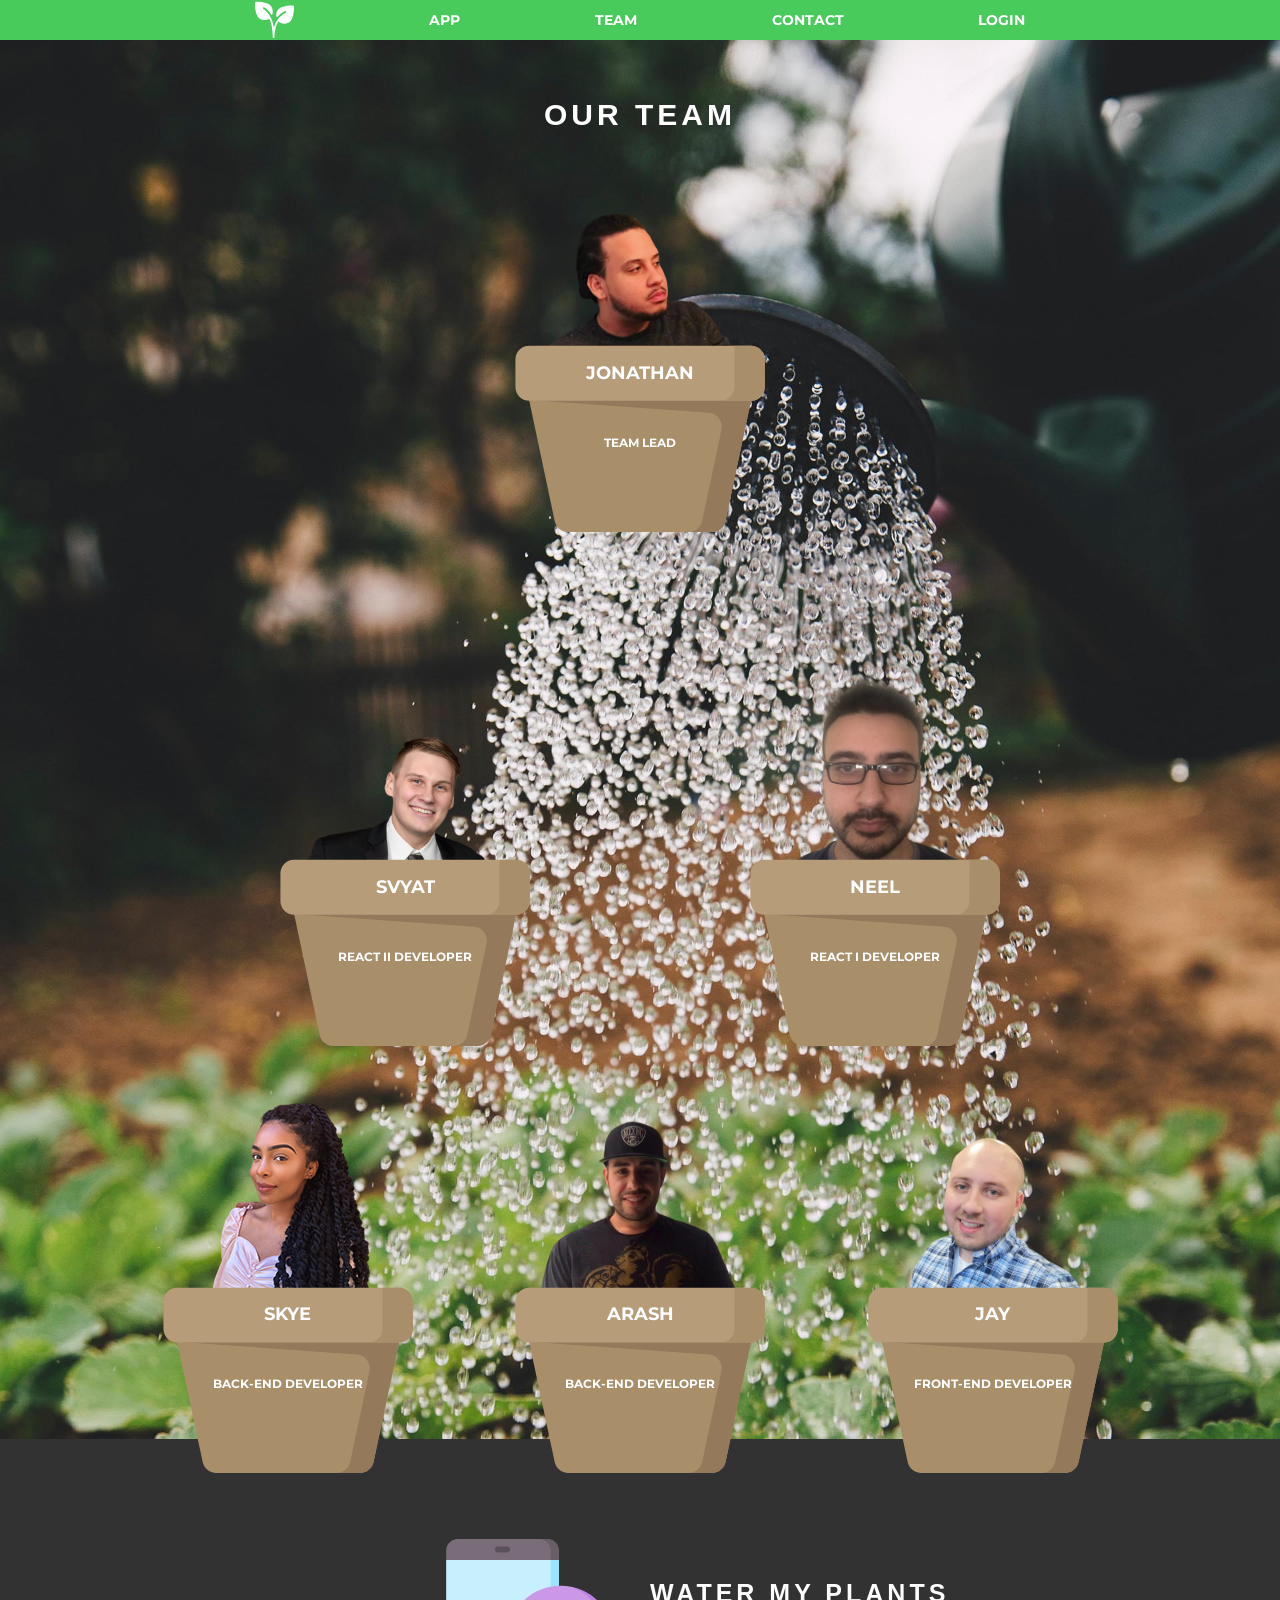
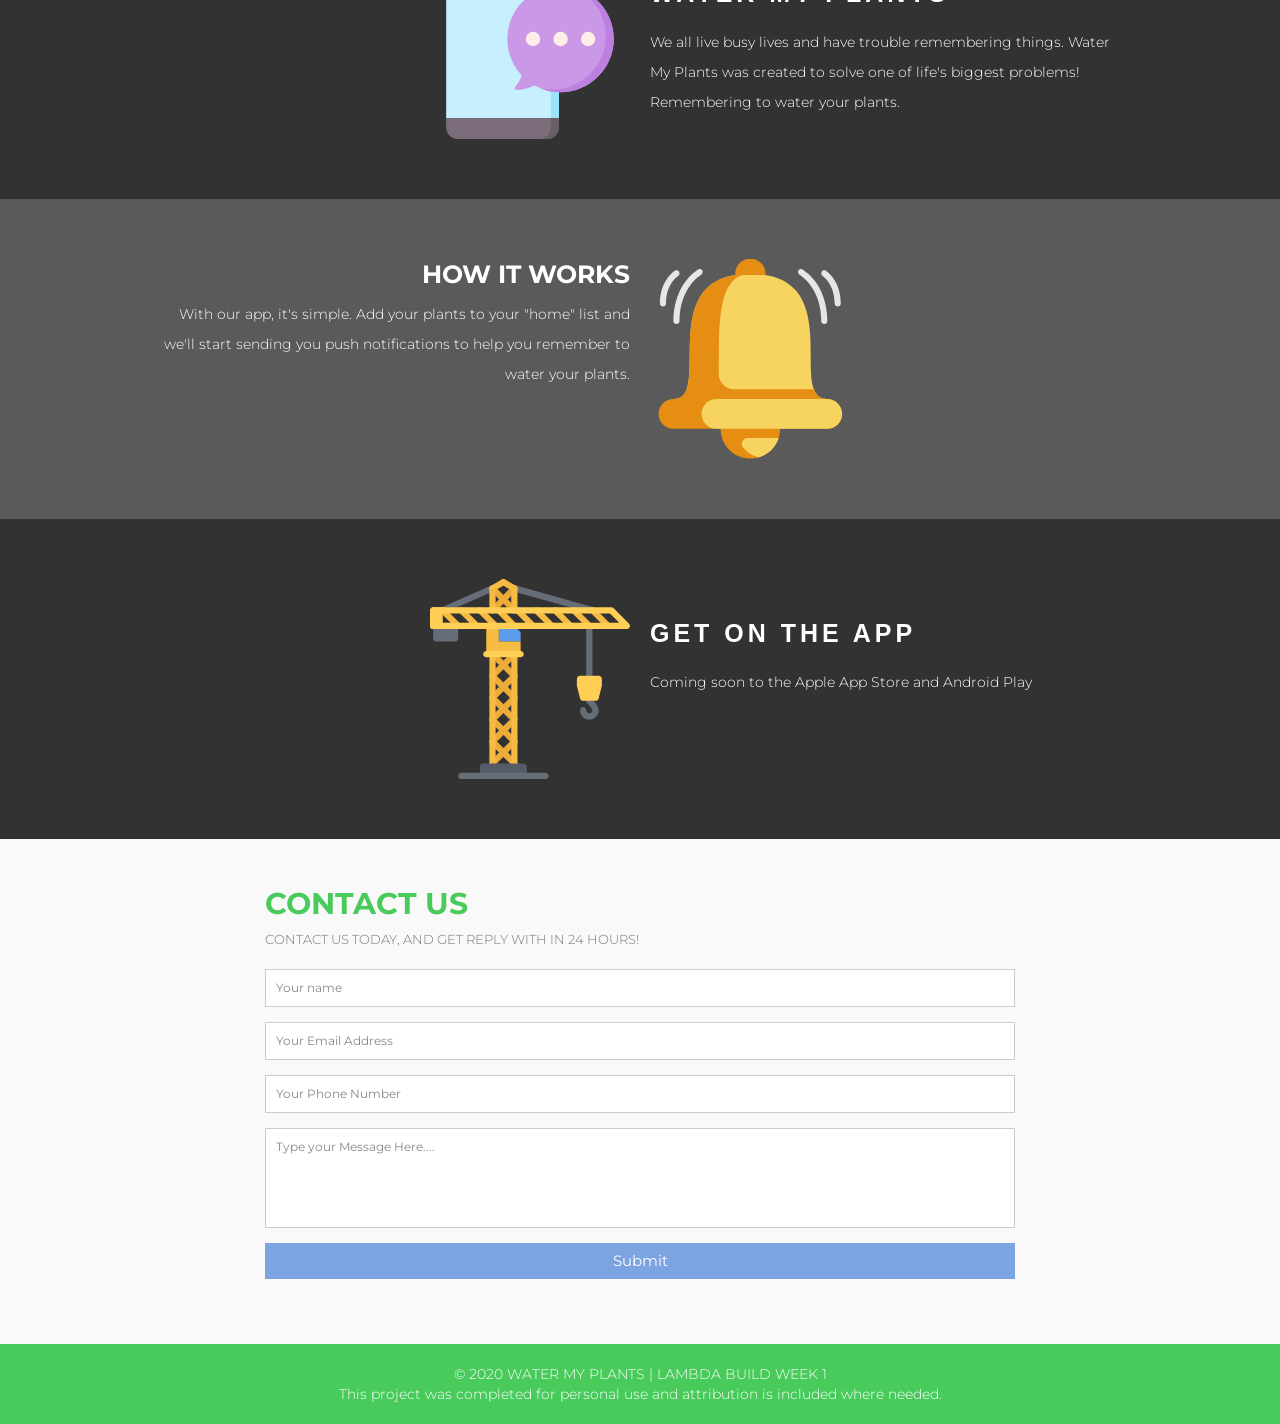
<file: team.html>
<html lang="en">

    <meta charset="UTF-8">
    <meta content="width=device-width, initial-scale=1" name="viewport" />
    <meta http-equiv="X-UA-Compatible" content="ie=edge">
    <title>Water My Plants - We Remind You So You Don't Have To</title>
    <link rel="stylesheet" href="css/index.css">
    <link href="https://fonts.googleapis.com/css?family=Montserrat:500,700&display=swap" rel="stylesheet">
    <link rel="stylesheet" href="https://maxcdn.bootstrapcdn.com/font-awesome/4.5.0/css/font-awesome.min.css">

<header>

    <nav id="nav"> <!--starts nav-->

        <div class="nav-items"> <!--start nav items-->
    
            <div class="nav-right"> <!--start nav right-->
    
                <a href="index.html"><img src="img/leaf-white.svg" alt=""></a> 
    
                <a href="#APP" class="">app</a>
    
                <a href="team.html" class="">team</a>
    
                <a href="#CONTACT" class="">contact</a>
    
                <a href="https://water-my-plants-iqnl1p8j6.now.sh/login" class="">login</a>
    
            </div> <!--end nav-right-->
        
        </div> <!--end nav items-->
    
    </nav>  <!--end nav items-->

</header>
   
<body> <!--starts main body-->

    <section> <!--teams section-->

        <div class="contain-team"> <!--this is the main container for the team-->

            <div class="teamsters"> <!--sets max-width and starts flex-->

                <h1>our team</h1> <!--main heading for page-->

                <div class="team-lead"> <!--single team member at top-->

                    <img src="img/jonathan.png" alt="" class="team-person">

                    <img src="img/pot.svg" alt="" class="pot">

                        <div class="data"> <!--start data-->

                            <span class="name">Jonathan</span>
                            <span class="position">team lead</span>

                        </div> <!--end data-->

                    </div> <!--end team-lead-->

                </div> <!--end teamsters-->

                    <div class="team"> <!--start main team members row-->

                            <div class="member">
                
                            <img src="img/todd.png" alt="" class="team-person">
                            <img src="img/pot.svg" alt="" class="pot">
        
                                <div class="data">
                                    <span class="name">Svyat</span>
                                    <span class="position">React II Developer</span>
                                </div>
                        
                            </div>

                            <div class="member">
                    
                                <img src="img/neel.png" alt="" class="team-person">
                                <img src="img/pot.svg" alt="" class="pot">
            
                                    <div class="data">
                                        <span class="name">NEEL</span>
                                        <span class="position">React I Developer</span>
                                    </div>
                            
                                </div>

                        </div> <!--end first team members row-->

                        <div class="team"> <!--start second team members row-->

                            <div class="member">
                
                                <img src="img/skye.png" alt="" class="team-person">
                                <img src="img/pot.svg" alt="" class="pot">
            
                                    <div class="data">

                                        <span class="name">Skye</span>
                                        <span class="position">Back-end Developer</span>

                                    </div>
                        
                                </div>


                                    <div class="member"> <!--start of member-->
                    
                                        <img src="img/arash.png" alt="" class="team-person">
                                        <img src="img/pot.svg" alt="" class="pot">
                        
                                            <div class="data">

                                                <span class="name">Arash</span>
                                                <span class="position">Back-end Developer</span>

                                                </div>
                                        
                                        </div> <!--end of member-->

                                            <div class="member"> <!--start of member-->
                    
                                                <img src="img/james.png" alt="" class="team-person">
                                                <img src="img/pot.svg" alt="" class="pot">
                            
                                                    <div class="data">

                                                        <span class="name">Jay</span>
                                                        <span class="position">FRONT-END DEVELOPER</span>

                                                        </div>
                                            
                                                </div> <!--end of member-->

                         </div> <!--end of second team-->
   
        </div> <!--ends contain-team-->


    </section> <!--ends teams section-->

    <section> <!--starts main content-->

        <div class="main-contain-dk"> <!--starts main-contain-dk-->

            <div class="stopper" id="HIW">

            </div> <!--functions as same-page ahref-->

                <div class="content"> <!--main content holder-->

                    <div class="left-dk">

                        <img src="img/chat.svg" alt="" class="img-helper">

                    </div>

                    <div class="right-dk">

                        <h1 class="whiteh1">water my plants</h1>

                        <span class="white">We all live busy lives and have trouble remembering things. Water My Plants was created to solve one of life's biggest problems! Remembering to water your plants. 
                        </span>

                    </div>

            </div> <!--closes content-->
            
            
        </div> <!--ends main-contain-dk-->

    </section>

    <section>

        <div class="main-contain-lt">

            <div class="content"> <!--main content holder-->

                <div class="left-lt">

                    <h2 class="whiteh1">how it works</h1>

                    <span class="white"> With our app, it's simple. Add your plants to your "home" list and we'll start sending you push notifications to help you remember to water your plants.</span> 

                </div>

                <div class="right-lt">

                    <img src="img/bell.svg" alt="" class="img-helper">

                </div>

            </div> <!--closeds main content holder-->
            
            
        </div>

    </section>


    <section id ="APP"> <!--start section about app details-->

        <div class="main-contain-dk">

            <div class="content"> <!--main content holder-->

                <div class="left-dk">

                    <img src="img/crane.svg" alt="" class="img-helper">

                </div>

                <div class="right-dk">

                    <h1 class="whiteh1">get on the app</h1>

                    <span class="white">Coming soon to the Apple App Store and Android Play 
                    </span>

                </div>

            </div> <!--closeds main content holder-->
            
            
        </div>

    </section> <!--ends app section-->


    <section id="CONTACT"> <!--starts contact form-->

    
        <form id="contact" action="" method="post">

            <h3>CONTACT US</h3>

            <h4>Contact us today, and get reply with in 24 hours!</h4>

            <fieldset>

              <input placeholder="Your name" type="text" tabindex="1" required>

            </fieldset>

            <fieldset>

              <input placeholder="Your Email Address" type="email" tabindex="2" required>

            </fieldset>

            <fieldset>

              <input placeholder="Your Phone Number" type="tel" tabindex="3" required>

            </fieldset>

            <fieldset>

              <textarea placeholder="Type your Message Here...." tabindex="5" required></textarea>

            </fieldset>

            <fieldset>

              <button name="submit" type="submit" id="contact-submit" data-submit="...Sending">Submit</button>

            </fieldset>

          </form>   
            
        </div>

    </section> <!--ends contact form-->

</body> <!--ends body-->

 <footer> <!--start footer content-->

    <div class="footer">

       <span>© 2020 WATER MY PLANTS | LAMBDA BUILD WEEK 1</span>

    </br>
       <span>This project was completed for personal use and attribution is included where needed.</span> 

    </div>


</footer> 

</html>
</file>
<file: css/index.css>
/*start import*/
.ctabutton {
  margin-left: 1rem;
  text-decoration: none;
  color: white;
  font-size: 3rem;
  font-weight: 700;
  text-transform: uppercase;
  padding: 1rem;
  border: 4px solid white;
  margin-bottom: 1rem;
}
html,
body,
div,
span,
applet,
object,
iframe,
h1,
h2,
h3,
h4,
h5,
h6,
p,
blockquote,
pre,
a,
abbr,
acronym,
address,
big,
cite,
code,
del,
dfn,
em,
img,
ins,
kbd,
q,
s,
samp,
small,
strike,
strong,
sub,
sup,
tt,
var,
b,
u,
i,
center,
dl,
dt,
dd,
ol,
ul,
li,
fieldset,
form,
label,
legend,
table,
caption,
tbody,
tfoot,
thead,
tr,
th,
td,
article,
aside,
canvas,
details,
embed,
figure,
figcaption,
footer,
header,
hgroup,
menu,
nav,
output,
ruby,
section,
summary,
time,
mark,
audio,
video {
  margin: 0;
  padding: 0;
  border: 0;
  font-size: 100%;
  font: inherit;
  vertical-align: baseline;
}
/* HTML5 display-role reset for older browsers */
article,
aside,
details,
figcaption,
figure,
footer,
header,
hgroup,
menu,
nav,
section {
  display: block;
}
body {
  line-height: 1;
}
ol,
ul {
  list-style: none;
}
blockquote,
q {
  quotes: none;
}
blockquote:before,
blockquote:after,
q:before,
q:after {
  content: '';
  content: none;
}
table {
  border-collapse: collapse;
  border-spacing: 0;
}
* {
  margin: 0;
  padding: 0;
}
html {
  scroll-behavior: smooth;
}
html {
  scroll-behavior: smooth
        position: relative;
  top: 0;
  left: 0;
  max-width: 100vw;
  min-height: 200vh;
  margin: 0px;
  padding: 0px;
  border: 0px;
  scroll-behavior: smooth;
  font-size: 62.5%;
}
body {
  font-size: 1.6rem;
  font-family: 'Montserrat';
  font-weight: 400;
  overflow-x: hidden;
}
h1,
h2,
h3,
h4,
h5,
h6 {
  font-family: '#';
  text-transform: uppercase;
}
h2 {
  font-size: 4rem;
  margin-bottom: 1rem;
}
.bold {
  font-weight: 600;
}
.main-contain-dk {
  background-color: #323232;
  padding: 6rem 0;
}
.main-contain-lt {
  background-color: #5a5a5a;
  padding: 6rem 0;
}
.main-contain-lt .whiteh1 {
  text-align: right !important;
}
.content {
  max-width: 1000px;
  margin: 0 auto;
  display: flex;
  justify-content: center;
}
.left-dk {
  width: 50%;
  text-align: right;
  padding-right: 2%;
}
.right-lt {
  width: 48%;
}
.left-lt {
  width: 50%;
  text-align: right;
  padding-right: 2%;
}
.right-dk {
  width: 48%;
}
.stopper {
  min-height: 4rem;
}
.img-helper {
  max-width: 200px;
}
.white {
  color: white;
  line-height: 3rem;
}
.whiteh1 {
  color: white;
  font-size: 2.5rem;
  font-weight: 700;
}
.contain-me {
  max-width: 1000px;
  margin: 0 auto;
}
h1,
h2,
h3,
h4,
h5,
h6 {
  font-family: 'Montserrat', sans-serif;
}
@media (max-width: 1000px) {
  .content {
    padding-left: 4rem;
    padding-right: 4rem;
  }
}
@media (max-width: 600px) {
  .content {
    flex-direction: column;
  }
}
form#contact {
  max-width: 800px;
  margin: 0 auto;
}
.right-dk .whiteh1 {
  text-align: left;
  margin-top: 2rem;
}
@media (max-width: 600px) {
  .right-dk {
    width: 100%;
  }
}
.left-lt {
  margin-bottom: 2rem;
}
.left-lt .whiteh1 {
  text-align: left;
}
@media (max-width: 600px) {
  .left-lt {
    width: 100%;
    text-align: justify;
  }
}
@media (max-width: 600px) {
  .img-helper {
    text-align: center !important;
  }
}
@media (max-width: 600px) {
  .right-lt {
    width: 100%;
    text-align: center;
  }
}
* {
  margin: 0;
  padding: 0;
  box-sizing: border-box;
  -webkit-box-sizing: border-box;
  -moz-box-sizing: border-box;
  -webkit-font-smoothing: antialiased;
  -moz-font-smoothing: antialiased;
  -o-font-smoothing: antialiased;
  font-smoothing: antialiased;
  text-rendering: optimizeLegibility;
}
body {
  font-family: 'Montserrat';
  font-weight: 300;
  font-size: 14px;
  line-height: 30px;
  color: #777;
}
.container {
  max-width: 400px;
  width: 100%;
  margin: 0 auto;
  position: relative;
}
#contact input[type="text"],
#contact input[type="email"],
#contact input[type="tel"],
#contact input[type="url"],
#contact textarea,
#contact button[type="submit"] {
  font: 400 12px/16px "Montserrat";
}
#contact {
  background: #F9F9F9;
  padding: 25px;
  margin: 0px 0;
}
#contact h3 {
  color: #49cb5c;
  display: block;
  font-size: 3rem;
  font-weight: 700;
}
#contact h4 {
  margin: 5px 0 15px;
  display: block;
  font-size: 13px;
}
fieldset {
  border: medium none !important;
  margin: 0 0 10px;
  min-width: 100%;
  padding: 0;
  width: 100%;
}
#contact input[type="text"],
#contact input[type="email"],
#contact input[type="tel"],
#contact input[type="url"],
#contact textarea {
  width: 100%;
  border: 1px solid #CCC;
  background: #FFF;
  margin: 0 0 5px;
  padding: 10px;
}
#contact input[type="text"]:hover,
#contact input[type="email"]:hover,
#contact input[type="tel"]:hover,
#contact input[type="url"]:hover,
#contact textarea:hover {
  -webkit-transition: border-color 0.3s ease-in-out;
  -moz-transition: border-color 0.3s ease-in-out;
  transition: border-color 0.3s ease-in-out;
  border: 1px solid #AAA;
}
#contact textarea {
  height: 100px;
  max-width: 100%;
  resize: none;
}
#contact button[type="submit"] {
  cursor: pointer;
  width: 100%;
  border: none;
  background: #7ca4e1;
  color: #FFF;
  margin: 0 0 5px;
  padding: 10px;
  font-size: 15px;
}
#contact button[type="submit"]:hover {
  background: #09C;
  -webkit-transition: background 0.3s ease-in-out;
  -moz-transition: background 0.3s ease-in-out;
  transition: background-color 0.3s ease-in-out;
}
#contact button[type="submit"]:active {
  box-shadow: inset 0 1px 3px rgba(0, 0, 0, 0.5);
}
#contact input:none,
#contact textarea:none {
  outline: 0;
  border: 1px solid #999;
}
::-webkit-input-placeholder {
  color: #888;
}
:-moz-placeholder {
  color: #888;
}
::-moz-placeholder {
  color: #888;
}
:-ms-input-placeholder {
  color: #888;
}
.icon-helper {
  color: #49cb5c;
  font-size: 5rem;
  margin-right: 1rem;
}
.icon-helper-2 {
  color: #5a5a5a;
  font-size: 3rem;
  margin-right: 2rem;
}
.icon-helper-2:hover {
  color: #49cb5c;
}
.title-helper {
  display: flex;
  flex-direction: row;
  align-items: center;
  color: white;
  padding: 0 2rem;
  font-weight: 700;
  text-shadow: 2px 2px 5px black;
  font-size: 2.5rem;
  font-family: 'Pacifico', cursive;
  text-transform: capitalize;
}
nav {
  background-color: #49cb5c;
  height: auto;
  padding: 0 4rem;
  position: sticky;
  top: 0;
}
@media (max-width: 1000px) {
  nav {
    padding: 0;
  }
}
nav .nav-items {
  max-width: 1000px;
  display: flex;
  flex-direction: row;
  align-items: center;
  justify-content: center;
  margin: 0 auto;
  position: sticky;
  top: 0 !important;
}
nav .nav-items a {
  text-decoration: none;
  text-transform: uppercase;
  color: white;
  font-weight: 700;
  padding: 0 2%;
}
nav .nav-items .nav-right {
  display: flex;
  justify-content: space-evenly;
  align-items: center;
  width: 100%;
  text-align: center;
  margin-left: ;
}
@media (max-width: 600px) {
  nav .nav-items .nav-right {
    font-size: 1.4rem;
  }
}
nav img {
  max-height: 4rem;
  padding: 0.5% 0;
}
.min {
  min-width: 160px !important;
}
@keyframes jump {
  0% {
    top: 0;
  }
  50% {
    top: 50px;
  }
  100% {
    top: 0;
  }
}
#arrow-down {
  position: relative;
  margin: 0 auto;
  text-align: center;
  animation: jump 5s infinite;
}
#arrow-down i {
  content: '\f0a8';
  font-family: 'FontAwesome';
  font-size: 80px;
  transition: 0.3s ease-in-out;
}
#arrow-down i:hover {
  opacity: 0.7;
  transition: 0.3s ease-in-out;
}
h1 {
  font-family: "Arial", sans-serif;
  font-size: 16px;
  text-align: center;
  padding: 4% 0;
  text-transform: uppercase;
  letter-spacing: 4px;
  color: #fff;
}
.nav-special {
  display: flex;
  justify-content: flex-end;
  align-items: center;
  position: relative;
  background-color: transparent;
  height: 10rem;
  margin-bottom: -10rem;
  margin-right: 4rem;
}
.nav-special .signup {
  color: white;
  background-color: #49cb5c;
  border-radius: 0.5rem;
  padding: 1rem 2rem;
  text-decoration: none;
  margin-left: 2rem;
  font-size: 1.8rem;
  min-width: 80px;
  text-align: center;
}
.nav-special .login {
  text-decoration: none;
  font-size: 1.8rem;
  padding: 1rem 2rem;
  background-color: #323232;
  border-radius: 0.5rem;
  color: white;
  min-width: 80px;
  text-align: center;
}
.nav-special .login:hover {
  background-color: #323232;
  color: white;
  border-radius: 0.5rem;
}
footer {
  padding: 2rem;
  line-height: 2rem;
  text-align: center;
  color: white;
  background-color: #49cb5c;
}
header {
  max-height: 100vh;
}
.holder {
  background-image: url("../img/hands.jpg");
  background-size: cover;
  background-position: bottom;
  min-height: 50vh;
  padding: 25vh 0;
}
@media (max-width: 1000px) {
  .holder {
    padding: 10vh 0;
  }
}
.holder .main-cta {
  display: flex;
  flex-direction: row;
  justify-content: center;
  max-width: 1200px;
  margin: 0 auto;
}
@media (max-width: 1000px) {
  .holder .main-cta {
    flex-direction: column;
    justify-content: center;
    align-items: center;
  }
}
.holder .main-cta .logo-cta {
  max-width: 512px;
  padding: 0 2.5%;
}
@media (max-width: 1000px) {
  .holder .main-cta .logo-cta {
    max-width: 196px;
    margin-bottom: 2rem;
    margin-left: 2rem;
    margin-right: 2rem;
  }
}
.holder .main-cta .cta-text {
  display: flex;
  flex-direction: column;
  justify-content: center;
  font-size: 4rem;
  line-height: 4rem;
}
@media (max-width: 1000px) {
  .holder .main-cta .cta-text {
    font-size: 3.5rem;
  }
}
.holder .main-cta .cta-text span {
  text-shadow: 3px 3px 5px black;
}
@media (max-width: 600px) {
  .holder .main-cta .cta-text span {
    text-shadow: 2px 2px 5 black;
  }
}
.holder .main-cta .cta-text .blue {
  color: #60b6ff;
}
@media (max-width: 600px) {
  .holder .main-cta .cta-text .blue {
    font-size: 3rem;
    margin-left: 2rem;
  }
}
.holder .main-cta .cta-text .green {
  color: #00e64d;
}
@media (max-width: 600px) {
  .holder .main-cta .cta-text .green {
    font-size: 3rem;
    margin-left: 2rem;
  }
}
.holder .main-cta .cta-text .cta-button {
  text-transform: uppercase;
  font-family: 'Montserrat';
  font-weight: 700;
  font-size: 3rem;
  margin-top: 4rem;
  padding: 4%;
  background-color: white;
  border-radius: 0.5rem;
  border: 4px solid #49cb5c;
  color: #323232;
  text-decoration: none;
  text-align: center;
}
.holder .main-cta .cta-text .cta-button:hover {
  background-color: #323232;
  color: white;
  border: 4px solid #49cb5c;
}
@media (max-width: 1000px) {
  .holder .main-cta .cta-text .cta-button {
    font-size: 2rem;
    margin-bottom: 4rem;
    min-width: 50vw;
  }
}
.speech-bubble {
  background: #ffffff;
  -webkit-border-radius: 4px;
  border-radius: 4px;
  font-size: 1.2rem;
  line-height: 1.3;
  margin: 0 auto 40px;
  max-width: 300px;
  padding: 15px;
  position: relative;
}
.speech-bubble .hard {
  font-weight: 700;
}
.speech-bubble .notification {
  display: flex;
  flex-direction: row;
}
.speech-bubble .notification-cactus {
  max-height: 4rem;
}
.speech-bubble p {
  margin: 0 0 10px;
}
.speech-bubble p:last-of-type {
  margin-bottom: 0;
}
.speech-bubble::before {
  border-left: 20px solid transparent;
  border-top: 20px solid #ffffff;
  bottom: -20px;
  content: "";
  position: absolute;
  right: 20px;
}
.team-person {
  max-width: 200px;
}
.pot {
  max-width: 250px;
  margin-top: -5px;
}
.name {
  color: white;
  font-weight: 700;
  text-transform: uppercase;
  font-size: 1.8rem;
}
.data {
  margin-top: -175px;
  margin-bottom: 0px;
  display: flex;
  flex-direction: column;
  text-align: center;
}
.position {
  color: white;
  font-weight: 700;
  text-transform: uppercase;
  margin-top: 4rem;
  font-size: 1.2rem;
}
.contain-team {
  background-image: url('../img/water.jpg');
  background-size: cover;
  min-height: 100vh;
  padding: 2rem;
}
.contain-team .teamsters {
  max-width: 1000px;
  margin: 0 auto;
  display: flex;
  flex-direction: column;
}
.contain-team .teamsters h1 {
  font-size: 3rem;
  font-weight: 700;
  color: white;
  padding-bottom: 0;
}
.contain-team .teamsters .team-lead {
  display: flex;
  flex-direction: column;
  align-items: center;
  justify-content: center;
  margin: 2rem 4rem;
}
.team {
  display: flex;
  flex-direction: row;
  align-items: flex-end;
  justify-content: space-evenly;
  margin: 2rem 4rem;
}
@media (max-width: 1000px) {
  .team {
    flex-direction: column;
    align-items: center;
  }
}
.team .row-me {
  display: flex;
  align-items: space-evenly;
  width: 100%;
  flex-direction: row;
  margin-top: 12rem;
}
.team .member {
  text-align: center;
  margin-top: 10rem;
  min-width: 250px;
}
/*end import*/
</file>
